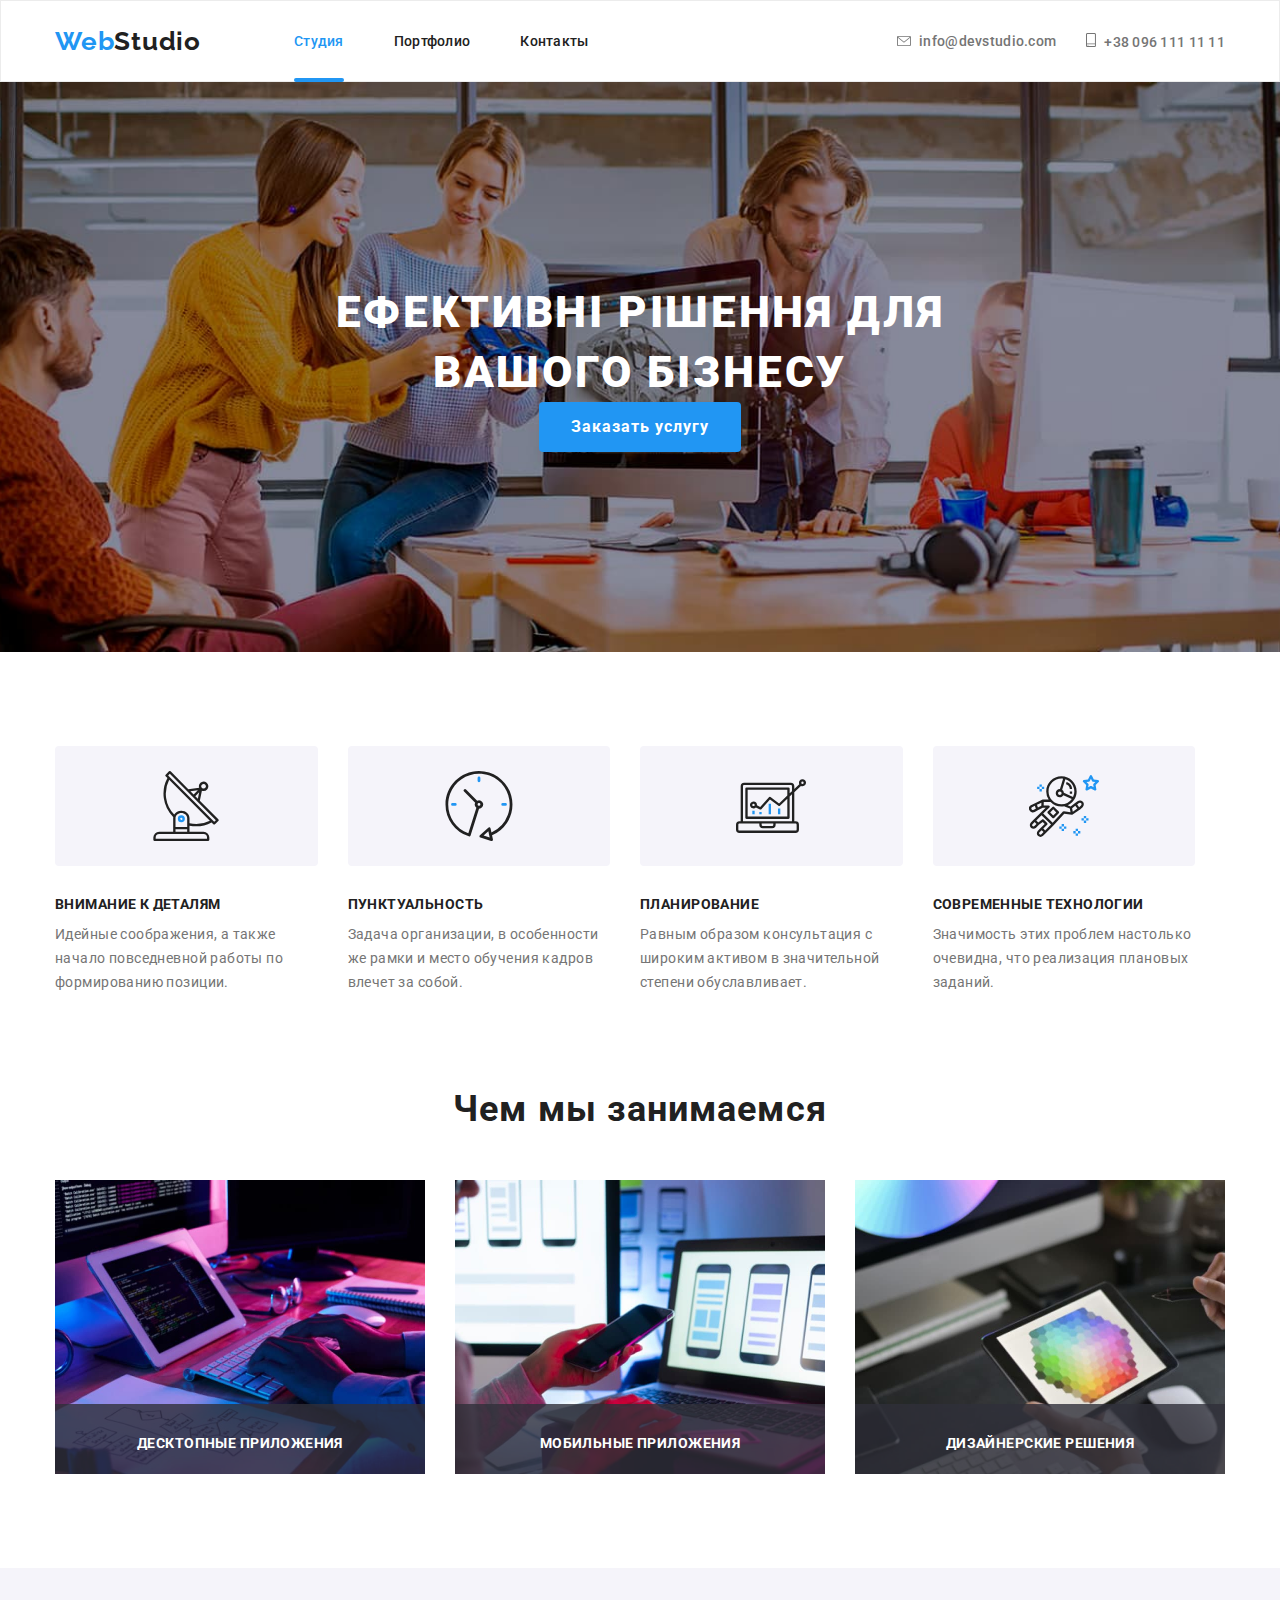
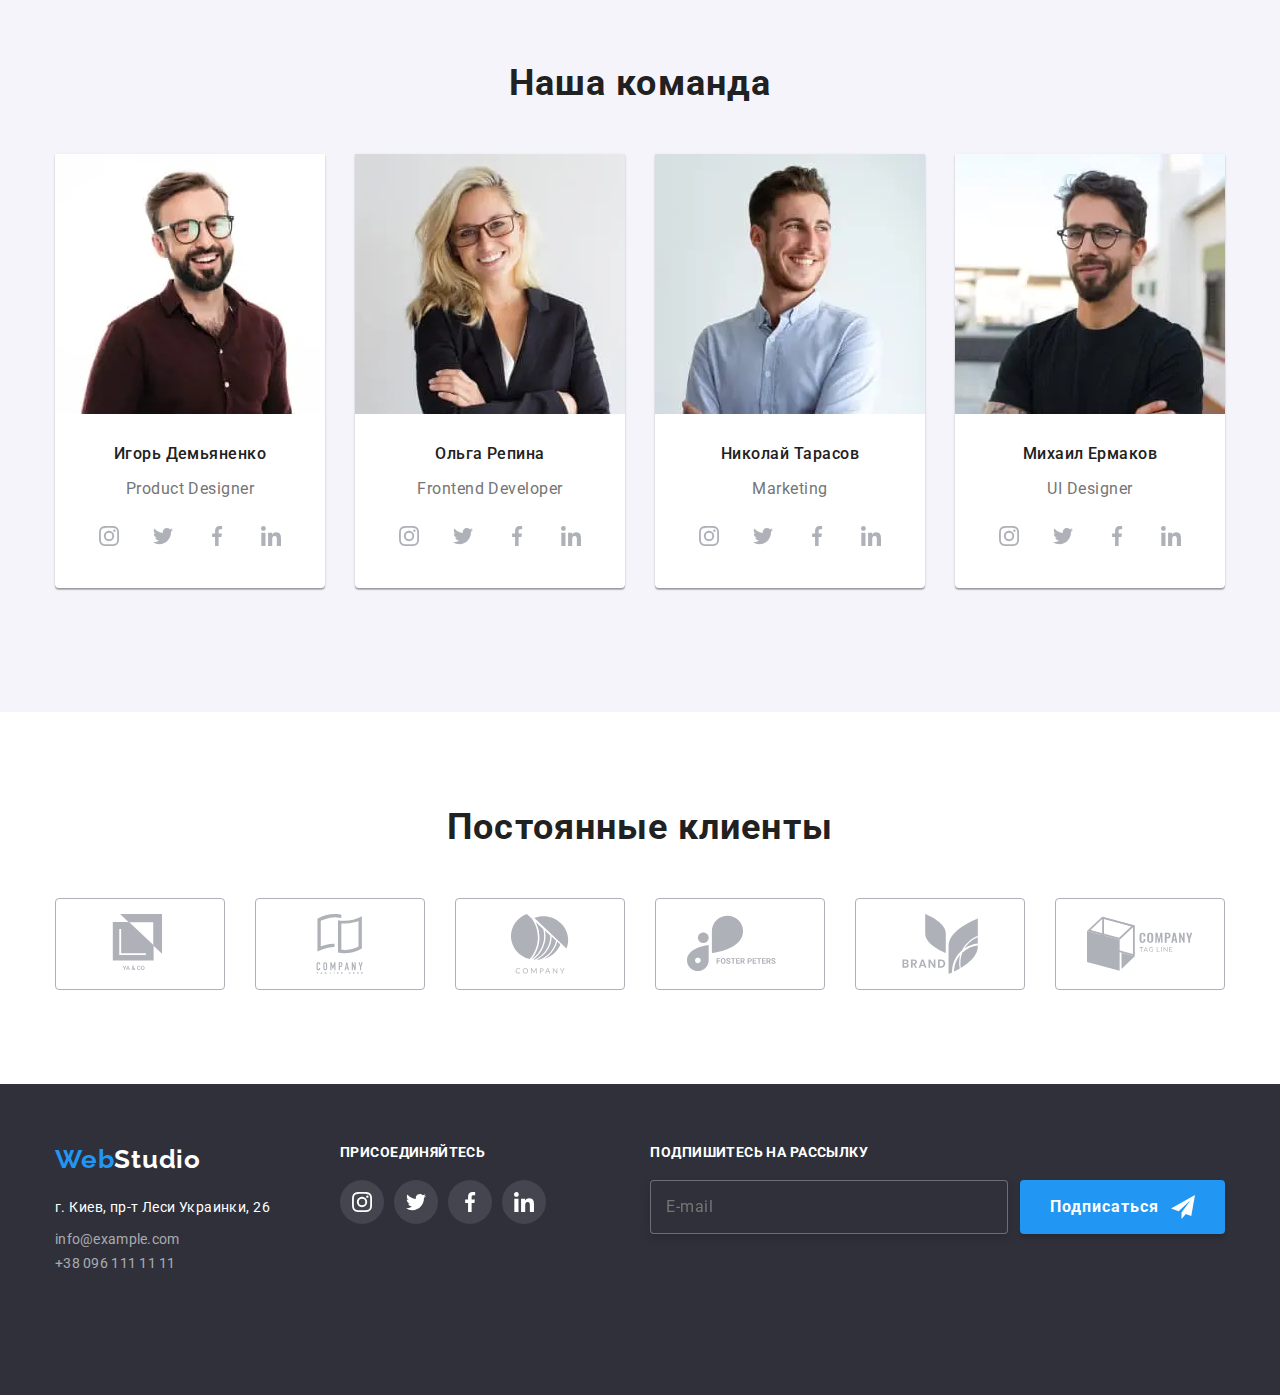
<file: index.html>
<!DOCTYPE html>
<html lang="ru">
    <head>
        <meta charset="UTF-8" />
        <meta http-equiv="X-UA-Compatible" content="IE=edge" />
        <meta name="viewport" content="width=device-width, initial-scale=1.0" />
        <title>Studio</title>
        <link rel="preconnect" href="https://fonts.googleapis.com" />
        <link rel="preconnect" href="https://fonts.gstatic.com" crossorigin />
        <link
            href="https://fonts.googleapis.com/css2?family=Raleway:wght@700&family=Roboto:wght@400;500;700;900&display=swap"
            rel="stylesheet"
        />

        <link
            rel="stylesheet"
            href="https://cdn.jsdelivr.net/npm/modern-normalize@1.1.0/modern-normalize.min.css"
        />
        <link rel="stylesheet" href="./css/main.min.css" />
    </head>
    <body>
        <header class="page-header">
            <div class="container page-header__container">
                <nav class="page-header__nav">
                    <a class="logo page-header__logo" href="./index.html" lang="en"
                        >Web<span class="logo-studio">Studio</span></a
                    >
                    <ul class="menu-nav">
                        <li class="menu-nav__item">
                            <a class="menu-nav__link menu-nav__link_current" href="./index.html"
                                >Студия</a
                            >
                        </li>
                        <li class="menu-nav__item">
                            <a class="menu-nav__link" href="./portfolio.html">Портфолио</a>
                        </li>
                        <li class="menu-nav__item">
                            <a class="menu-nav__link" href="./index.html">Контакты</a>
                        </li>
                    </ul>
                </nav>

                <button type="button" class="mobile-menu-open" data-menu-open>
                    <svg class="mobile-menu-open__icon" width="40" height="40">
                        <use href="./images/icon/symbol-defs-modal.svg#burger-icon"></use>
                    </svg>
                </button>

                <ul class="menu-nav-contact">
                    <li class="menu-nav-contact__item">
                        <a class="menu-nav-contact__link" href="meilto:info@devstudio.com">
                            <svg class="menu-contact-icon" width="14" height="10">
                                <use
                                    href="./images/icon/symbol-defs-contact.svg#envelope"
                                ></use></svg
                            >info@devstudio.com</a
                        >
                    </li>

                    <li class="menu-nav-contact__item">
                        <a class="menu-nav-contact__link" href="tel:+380961111111">
                            <svg class="menu-contact-icon" width="10" height="14">
                                <use
                                    href="./images/icon/symbol-defs-contact.svg#smartphone"
                                ></use></svg
                            >+38 096 111 11 11</a
                        >
                    </li>
                </ul>
            </div>
            <div class="mobile-menu" data-menu>
                <div class="container mobile-menu__container">
                    <button class="mobile-menu__close-btn" data-menu-close>
                        <svg class="mobile-menu__close-icon" width="40" height="40">
                            <use href="./images/icon/symbol-defs-modal.svg#close-black-icon"></use>
                        </svg>
                    </button>
                    <ul class="mobile-nav-menu">
                        <li class="mobile-nav-menu__item">
                            <a
                                class="mobile-nav-menu__link mobile-nav-menu__link_current"
                                href="./index.html"
                                >Студия</a
                            >
                        </li>
                        <li class="mobile-nav-menu__item">
                            <a class="mobile-nav-menu__link" href="./portfolio.html">Портфолио</a>
                        </li>
                        <li class="mobile-nav-menu__item">
                            <a class="mobile-nav-menu__link" href="./index.html">Контакты</a>
                        </li>
                    </ul>
                    <div class="mobile-menu__section">
                        <ul class="mobile-menu-contact">
                            <li class="mobile-menu-contact__item">
                                <a class="mobile-menu-tel" href="tel:+380961111111"
                                    >+38 096 111 11 11</a
                                >
                            </li>
                            <li class="mobile-menu-contact__item">
                                <a class="mobile-menu-mail" href="meilto:info@devstudio.com"
                                    >info@devstudio.com</a
                                >
                            </li>
                        </ul>
                        <ul class="mobile-menu-social">
                            <li class="mobile-menu-social__item">
                                <a class="mobile-menu-social__link" href="">Instagram</a>
                            </li>
                            <li class="mobile-menu-social__item">
                                <a class="mobile-menu-social__link" href="">Twitter</a>
                            </li>
                            <li class="mobile-menu-social__item">
                                <a class="mobile-menu-social__link" href="">Facebook</a>
                            </li>
                            <li class="mobile-menu-social__item">
                                <a class="mobile-menu-social__link" href="">LinkedIn</a>
                            </li>
                        </ul>
                    </div>
                </div>
            </div>
        </header>
        <main>
            <section class="hero section">
                <div class="container hero-container">
                    <h1 class="hero-title">Ефективні рішення для вашого бізнесу</h1>
                    <button class="button-hero" type="button" data-modal-open>
                        Заказать услугу
                    </button>
                </div>
            </section>
            <section class="visually section">
                <div class="container">
                    <h2 class="visually-hidden">преимущества</h2>
                    <ul class="visually-list">
                        <li class="visually-list__item">
                            <div class="visually-icon">
                                <svg class="visually-icon__item">
                                    <use href="./images/icon/symbol-defs.svg#antenna"></use>
                                </svg>
                            </div>
                            <h3 class="main-title">Внимание к деталям</h3>
                            <p class="suptitle">
                                Идейные соображения, а также начало повседневной работы по
                                формированию позиции.
                            </p>
                        </li>
                        <li class="visually-list__item">
                            <div class="visually-icon">
                                <svg class="visually-icon__item">
                                    <use href="./images/icon/symbol-defs.svg#clock"></use>
                                </svg>
                            </div>
                            <h3 class="main-title">Пунктуальность</h3>
                            <p class="suptitle">
                                Задача организации, в особенности же рамки и место обучения кадров
                                влечет за собой.
                            </p>
                        </li>
                        <li class="visually-list__item">
                            <div class="visually-icon">
                                <svg class="visually-icon__item">
                                    <use href="./images/icon/symbol-defs.svg#diagram"></use>
                                </svg>
                            </div>
                            <h3 class="main-title">Планирование</h3>
                            <p class="suptitle">
                                Равным образом консультация с широким активом в значительной степени
                                обуславливает.
                            </p>
                        </li>
                        <li class="visually-list__item">
                            <div class="visually-icon">
                                <svg class="visually-icon__item">
                                    <use href="./images/icon/symbol-defs.svg#astronaut"></use>
                                </svg>
                            </div>
                            <h3 class="main-title">Современные технологии</h3>
                            <p class="suptitle">
                                Значимость этих проблем настолько очевидна, что реализация плановых
                                заданий.
                            </p>
                        </li>
                    </ul>
                </div>
            </section>
            <section class="activity section">
                <div class="container">
                    <h2 class="activity-title">Чем мы занимаемся</h2>
                    <ul class="activity-list">
                        <li class="activity-list__item">
                            <picture class="activity-photo">
                                <source
                                    srcset="./images/activity/desktop_app370@2x.jpg"
                                    media="(min-width: 1200px)"
                                />
                                <img
                                    src="./images/activity/desktop_app370.jpg"
                                    alt="дело"
                                    width="370"
                                    height="294"
                                />
                            </picture>
                            <div class="subtitle">
                                <h3 class="text">Десктопные приложения</h3>
                            </div>
                        </li>
                        <li class="activity-list__item">
                            <picture class="activity-photo">
                                <source
                                    srcset="./images/activity/mobile_app370@2x.jpg"
                                    media="(min-width: 1200px)"
                                />
                                <img
                                    src="./images/activity/mobile_app370.jpg"
                                    alt="дело"
                                    width="370"
                                    height="294"
                                />
                            </picture>
                            <div class="subtitle">
                                <h3 class="text">Мобильные приложения</h3>
                            </div>
                        </li>
                        <li class="activity-list__item">
                            <picture class="activity-photo">
                                <source
                                    srcset="./images/activity/design_solutions370@2x.jpg"
                                    media="(min-width: 1200px)"
                                />
                                <img
                                    src="./images/activity/design_solutions370.jpg"
                                    alt="дело"
                                    width="370"
                                    height="294"
                                />
                            </picture>
                            <div class="subtitle">
                                <h3 class="text">Дизайнерские решения</h3>
                            </div>
                        </li>
                    </ul>
                </div>
            </section>
            <section class="professional section">
                <div class="container">
                    <h2 class="professional-title">Наша команда</h2>
                    <ul class="professional-list">
                        <li class="professional-list__item">
                            <picture>
                                <source
                                    srcset="
                                        ./images/team/igor/igor270.webp    1x,
                                        ./images/team/igor/igor270@2x.webp 2x
                                    "
                                    media="(min-width: 1200px)"
                                    type="image/webp"
                                />
                                <source
                                    srcset="
                                        ./images/team/igor/igor270.jpg     1x,
                                        ./images/team/igor/igor-270@2x.jpg 2x
                                    "
                                    media="(min-width: 1200px)"
                                />
                                <source
                                    srcset="
                                        ./images/team/igor/igor354.webp    1x,
                                        ./images/team/igor/igor354@2x.webp 2x
                                    "
                                    media="(min-width: 768px)"
                                    type="image/webp"
                                />
                                <source
                                    srcset="
                                        ./images/team/igor/igor354.jpg    1x,
                                        ./images/team/igor/igor354@2x.jpg 2x
                                    "
                                    media="(min-width: 768px)"
                                />
                                <source
                                    srcset="
                                        ./images/team/igor/igor450.webp    1x,
                                        ./images/team/igor/igor450@2x.webp 2x
                                    "
                                    media="(max-width:767px)"
                                    type="image/webp"
                                />
                                <source
                                    srcset="
                                        ./images/team/igor/igor450.jpg    1x,
                                        ./images/team/igor/igor450@2x.jpg 2x
                                    "
                                    media="(max-width:767px)"
                                />
                                <img
                                    src="./images/team/igor/igor450.jpg"
                                    alt="retina picture"
                                    class="picture-img"
                                    width="100%"
                                />
                            </picture>
                            <div class="professional-title-list">
                                <h3 class="professional-team">Игорь Демьяненко</h3>
                                <p class="profile" lang="en">Product Designer</p>
                                <ul class="social">
                                    <li class="social__item">
                                        <a class="social-link">
                                            <svg class="social-icon" width="20" height="20">
                                                <use
                                                    href="./images/icon/symbol-defs.svg#instagram-1"
                                                ></use>
                                            </svg>
                                        </a>
                                    </li>
                                    <li class="social__item">
                                        <a class="social-link">
                                            <svg class="social-icon" width="20" height="20">
                                                <use
                                                    href="./images/icon/symbol-defs.svg#twitter-1"
                                                ></use>
                                            </svg>
                                        </a>
                                    </li>
                                    <li class="social__item">
                                        <a class="social-link">
                                            <svg class="social-icon" width="20" height="20">
                                                <use
                                                    href="./images/icon/symbol-defs.svg#facebook-1"
                                                ></use>
                                            </svg>
                                        </a>
                                    </li>
                                    <li class="social__item">
                                        <a class="social-link">
                                            <svg class="social-icon" width="20" height="20">
                                                <use
                                                    href="./images/icon/symbol-defs.svg#linkedin-1"
                                                ></use>
                                            </svg>
                                        </a>
                                    </li>
                                </ul>
                            </div>
                        </li>
                        <li class="professional-list__item">
                            <picture>
                                <source
                                    srcset="
                                        ./images/team/olga/olga270.webp    1x,
                                        ./images/team/olga/olga270@2x.webp 2x
                                    "
                                    media="(min-width: 1200px)"
                                    type="image/webp"
                                />
                                <source
                                    srcset="
                                        ./images/team/olga/olga270.jpg    1x,
                                        ./images/team/olga/olga270@2x.jpg 2x
                                    "
                                    media="(min-width: 1200px)"
                                />
                                <source
                                    srcset="
                                        ./images/team/olga/olga354.webp    1x,
                                        ./images/team/olga/olga354@2x.webp 2x
                                    "
                                    media="(min-width: 768px)"
                                    type="image/webp"
                                />
                                <source
                                    srcset="
                                        ./images/team/olga/olga354.jpg    1x,
                                        ./images/team/olga/olga354@2x.jpg 2x
                                    "
                                    media="(min-width: 768px)"
                                />
                                <source
                                    srcset="
                                        ./images/team/olga/olga450.webp    1x,
                                        ./images/team/olga/olga450@2x.webp 2x
                                    "
                                    media="(max-width:767px)"
                                    type="image/webp"
                                />
                                <source
                                    srcset="
                                        ./images/team/olga/olga450.jpg    1x,
                                        ./images/team/olga/olga450@2x.jpg 2x
                                    "
                                    media="(max-width:767px)"
                                />
                                <img
                                    src="./images/team/olga/olga450.jpg"
                                    alt="retina picture"
                                    class="picture-img"
                                    width="100%"
                                />
                            </picture>
                            <div class="professional-title-list">
                                <h3 class="professional-team">Ольга Репина</h3>
                                <p class="profile" lang="en">Frontend Developer</p>
                                <ul class="social">
                                    <li class="social__item">
                                        <a class="social-link">
                                            <svg class="social-icon" width="20" height="20">
                                                <use
                                                    href="./images/icon/symbol-defs.svg#instagram-1"
                                                ></use>
                                            </svg>
                                        </a>
                                    </li>
                                    <li class="social__item">
                                        <a class="social-link">
                                            <svg class="social-icon" width="20" height="20">
                                                <use
                                                    href="./images/icon/symbol-defs.svg#twitter-1"
                                                ></use>
                                            </svg>
                                        </a>
                                    </li>
                                    <li class="social__item">
                                        <a class="social-link">
                                            <svg class="social-icon" width="20" height="20">
                                                <use
                                                    href="./images/icon/symbol-defs.svg#facebook-1"
                                                ></use>
                                            </svg>
                                        </a>
                                    </li>
                                    <li class="social__item">
                                        <a class="social-link">
                                            <svg class="social-icon" width="20" height="20">
                                                <use
                                                    href="./images/icon/symbol-defs.svg#linkedin-1"
                                                ></use>
                                            </svg>
                                        </a>
                                    </li>
                                </ul>
                            </div>
                        </li>
                        <li class="professional-list__item">
                            <picture>
                                <source
                                    srcset="
                                        ./images/team/nikolai/nikolai270.webp    1x,
                                        ./images/team/nikolai/nikolai270@2x.webp 2x
                                    "
                                    media="(min-width: 1200px)"
                                    type="image/webp"
                                />
                                <source
                                    srcset="
                                        ./images/team/nikolai/nikolai270.jpg    1x,
                                        ./images/team/nikolai/nikolai270@2x.jpg 2x
                                    "
                                    media="(min-width: 1200px)"
                                />
                                <source
                                    srcset="
                                        ./images/team/nikolai/nikolai354.webp    1x,
                                        ./images/team/nikolai/nikolai354@2x.webp 2x
                                    "
                                    media="(min-width: 768px)"
                                    type="image/webp"
                                />
                                <source
                                    srcset="
                                        ./images/team/nikolai/nikolai354.jpg    1x,
                                        ./images/team/nikolai/nikolai354@2x.jpg 2x
                                    "
                                    media="(min-width: 768px)"
                                />
                                <source
                                    srcset="
                                        ./images/team/nikolai/nikolai450.webp    1x,
                                        ./images/team/nikolai/nikolai450@2x.webp 2x
                                    "
                                    media="(max-width:767px)"
                                    type="image/webp"
                                />
                                <source
                                    srcset="
                                        ./images/team/nikolai/nikolai450.jpg    1x,
                                        ./images/team/nikolai/nikolai450@2x.jpg 2x
                                    "
                                    media="(max-width:767px)"
                                />
                                <img
                                    src="./images/team/nikolai/nikolai450.jpg"
                                    alt="retina picture"
                                    class="picture-img"
                                    width="100%"
                                />
                            </picture>
                            <div class="professional-title-list">
                                <h3 class="professional-team">Николай Тарасов</h3>
                                <p class="profile" lang="en">Marketing</p>
                                <ul class="social">
                                    <li class="social__item">
                                        <a class="social-link">
                                            <svg class="social-icon" width="20" height="20">
                                                <use
                                                    href="./images/icon/symbol-defs.svg#instagram-1"
                                                ></use>
                                            </svg>
                                        </a>
                                    </li>
                                    <li class="social__item">
                                        <a class="social-link">
                                            <svg class="social-icon" width="20" height="20">
                                                <use
                                                    href="./images/icon/symbol-defs.svg#twitter-1"
                                                ></use>
                                            </svg>
                                        </a>
                                    </li>
                                    <li class="social__item">
                                        <a class="social-link">
                                            <svg class="social-icon" width="20" height="20">
                                                <use
                                                    href="./images/icon/symbol-defs.svg#facebook-1"
                                                ></use>
                                            </svg>
                                        </a>
                                    </li>
                                    <li class="social__item">
                                        <a class="social-link">
                                            <svg class="social-icon" width="20" height="20">
                                                <use
                                                    href="./images/icon/symbol-defs.svg#linkedin-1"
                                                ></use>
                                            </svg>
                                        </a>
                                    </li>
                                </ul>
                            </div>
                        </li>
                        <li class="professional-list__item">
                            <picture>
                                <source
                                    srcset="
                                        ./images/team/mikhail/mikhail270.webp    1x,
                                        ./images/team/mikhail/mikhail270@2x.webp 2x
                                    "
                                    media="(min-width: 1200px)"
                                    type="image/webp"
                                />
                                <source
                                    srcset="
                                        ./images/team/mikhail/mikhail270.jpg    1x,
                                        ./images/team/mikhail/mikhail270@2x.jpg 2x
                                    "
                                    media="(min-width: 1200px)"
                                />
                                <source
                                    srcset="
                                        ./images/team/mikhail/mikhail354.webp    1x,
                                        ./images/team/mikhail/mikhail354@2x.webp 2x
                                    "
                                    media="(min-width: 768px)"
                                    type="image/webp"
                                />
                                <source
                                    srcset="
                                        ./images/team/mikhail/mikhail354.jpg    1x,
                                        ./images/team/mikhail/mikhail354@2x.jpg 2x
                                    "
                                    media="(min-width: 768px)"
                                />
                                <source
                                    srcset="
                                        ./images/team/mikhail/mikhail450.webp    1x,
                                        ./images/team/mikhail/mikhail450@2x.webp 2x
                                    "
                                    media="(max-width:767px)"
                                    type="image/webp"
                                />
                                <source
                                    srcset="
                                        ./images/team/mikhail/mikhail450.jpg    1x,
                                        ./images/team/mikhail/mikhail450@2x.jpg 2x
                                    "
                                    media="(max-width:767px)"
                                />
                                <img
                                    src="./images/team/mikhail/mikhail450.jpg"
                                    alt="retina picture"
                                    class="picture-img"
                                    width="100%"
                                />
                            </picture>
                            <div class="professional-title-list">
                                <h3 class="professional-team">Михаил Ермаков</h3>
                                <p class="profile" lang="en">UI Designer</p>
                                <ul class="social">
                                    <li class="social__item">
                                        <a class="social-link">
                                            <svg class="social-icon" width="20" height="20">
                                                <use
                                                    href="./images/icon/symbol-defs.svg#instagram-1"
                                                ></use>
                                            </svg>
                                        </a>
                                    </li>
                                    <li class="social__item">
                                        <a class="social-link">
                                            <svg class="social-icon" width="20" height="20">
                                                <use
                                                    href="./images/icon/symbol-defs.svg#twitter-1"
                                                ></use>
                                            </svg>
                                        </a>
                                    </li>
                                    <li class="social__item">
                                        <a class="social-link">
                                            <svg class="social-icon" width="20" height="20">
                                                <use
                                                    href="./images/icon/symbol-defs.svg#facebook-1"
                                                ></use>
                                            </svg>
                                        </a>
                                    </li>
                                    <li class="social__item">
                                        <a class="social-link">
                                            <svg class="social-icon" width="20" height="20">
                                                <use
                                                    href="./images/icon/symbol-defs.svg#linkedin-1"
                                                ></use>
                                            </svg>
                                        </a>
                                    </li>
                                </ul>
                            </div>
                        </li>
                    </ul>
                </div>
            </section>
            <section class="clients section">
                <div class="container">
                    <h2 class="clients-title">Постоянные клиенты</h2>
                    <ul class="clients-list">
                        <li class="clients-list__item">
                            <a class="clients-list__link">
                                <svg class="clients-list__icon" width="106" height="60">
                                    <use
                                        href="./images/icon/symbol-defs-clients.svg#icon-client-1"
                                    ></use>
                                </svg>
                            </a>
                        </li>
                        <li class="clients-list__item">
                            <a class="clients-list__link">
                                <svg class="clients-list__icon" width="106" height="60">
                                    <use
                                        href="./images/icon/symbol-defs-clients.svg#icon-client-2"
                                    ></use>
                                </svg>
                            </a>
                        </li>
                        <li class="clients-list__item">
                            <a class="clients-list__link">
                                <svg class="clients-list__icon" width="106" height="60">
                                    <use
                                        href="./images/icon/symbol-defs-clients.svg#icon-client-3"
                                    ></use>
                                </svg>
                            </a>
                        </li>
                        <li class="clients-list__item">
                            <a class="clients-list__link">
                                <svg class="clients-list__icon" width="106" height="60">
                                    <use
                                        href="./images/icon/symbol-defs-clients.svg#icon-client-4"
                                    ></use>
                                </svg>
                            </a>
                        </li>
                        <li class="clients-list__item">
                            <a class="clients-list__link">
                                <svg class="clients-list__icon" width="106" height="60">
                                    <use
                                        href="./images/icon/symbol-defs-clients.svg#icon-client-5"
                                    ></use>
                                </svg>
                            </a>
                        </li>
                        <li class="clients-list__item">
                            <a class="clients-list__link">
                                <svg class="clients-list__icon" width="106" height="60">
                                    <use
                                        href="./images/icon/symbol-defs-clients.svg#icon-client-6"
                                    ></use>
                                </svg>
                            </a>
                        </li>
                    </ul>
                </div>
            </section>
        </main>
        <footer class="under">
            <div class="container under-container">
                <div class="under-address">
                    <div class="address">
                        <a class="logo-foot" href="./index.html" lang="en"
                            >Web<span class="logo-studio-foot">Studio</span></a
                        >
                        <ul class="address-list">
                            <li class="address-list__item">
                                <a
                                    class="address-list__link"
                                    href="https://www.google.com/maps/place/бул.+Леси+Украинки,+26,+Киев,+02000/"
                                    target="_blank"
                                    rel="noopener nofollow"
                                >
                                    <span class="footer-address"
                                        >г. Киев, пр-т Леси Украинки, 26</span
                                    ></a
                                >
                            </li>
                            <li class="address-contact-item">
                                <a class="under-emeil">info@example.com</a>
                            </li>
                            <li class="address-contact-item">
                                <a class="under-phone-nomber">+38 096 111 11 11</a>
                            </li>
                        </ul>
                    </div>
                    <div class="footer-social">
                        <h3 class="footer-social-title">присоединяйтесь</h3>
                        <ul class="footer-social-list">
                            <li class="footer-social-list__item">
                                <a class="footer-social-link">
                                    <svg class="social-item-logo" width="20" height="20">
                                        <use href="./images/icon/symbol-defs.svg#instagram-2"></use>
                                    </svg>
                                </a>
                            </li>
                            <li class="footer-social-list__item">
                                <a class="footer-social-link">
                                    <svg class="social-item-logo" width="20" height="20">
                                        <use href="./images/icon/symbol-defs.svg#twitter-2"></use>
                                    </svg>
                                </a>
                            </li>
                            <li class="footer-social-list__item">
                                <a class="footer-social-link">
                                    <svg class="social-item-logo" width="20" height="20">
                                        <use href="./images/icon/symbol-defs.svg#facebook-2"></use>
                                    </svg>
                                </a>
                            </li>
                            <li class="footer-social-list__item">
                                <a class="footer-social-link">
                                    <svg class="social-item-logo" width="20" height="20">
                                        <use href="./images/icon/symbol-defs.svg#linkedin-2"></use>
                                    </svg>
                                </a>
                            </li>
                        </ul>
                    </div>
                </div>
                <form class="contact-form">
                    <p class="message-form-title">подпишитесь на рассылку</p>
                    <div class="contact-form-under">
                        <input
                            type="email"
                            class="contact-form-input"
                            name="user-email"
                            placeholder="E-mail"
                            required
                        />
                        <button type="submit" class="contact-form-btn">
                            Подписаться<svg class="form-form-btn-icon" width="24" height="24">
                                <use href="./images/icon/symbol-defs-modal.svg#icon-send"></use>
                            </svg>
                        </button>
                    </div>
                </form>
            </div>
        </footer>
        <div class="backdrop is-hidden" data-modal>
            <div class="modal">
                <button type="button" class="modal-close-btn" data-modal-close>
                    <svg class="modal-close-btn-icon" width="18" height="18">
                        <use href="./images/icon/symbol-defs-modal.svg#close-black-icon"></use>
                    </svg>
                </button>
                <form class="modal-form">
                    <p class="modal-form__text">Оставьте свои данные, мы вам перезвоним</p>
                    <label class="modal-form-field">
                        <span class="modal-form-field__desc">Имя</span>
                        <span class="modal-form-field-wrapper">
                            <input
                                type="text"
                                name="user_name"
                                class="modal-form-input"
                                required
                                pattern="[a-zA-Zа-яА-Я]+"
                                minlength="2"
                            />
                            <svg class="modal-form-input-icon" width="18" height="18">
                                <use href="./images/icon/symbol-defs-modal.svg#person-black"></use>
                            </svg>
                        </span>
                    </label>
                    <label class="modal-form-field">
                        <span class="modal-form-field__desc"> Телефон </span>
                        <span class="modal-form-field-wrapper">
                            <input
                                type="tel"
                                name="user_phone"
                                class="modal-form-input"
                                required
                                pattern="[0-9]{3}-[0-9]{3}-[0-9]{2}-[0-9]{2}"
                                title="xxx-xxx-xx-xx"
                            />
                            <svg class="modal-form-input-icon" width="18" height="18">
                                <use href="./images/icon/symbol-defs-modal.svg#phone-black"></use>
                            </svg>
                        </span>
                    </label>
                    <label class="modal-form-field">
                        <span class="modal-form-field__desc"> Почта </span>
                        <span class="modal-form-field-wrapper">
                            <input
                                type="email"
                                name="user_email"
                                class="modal-form-input"
                                required
                            />
                            <svg class="modal-form-input-icon" width="18" height="18">
                                <use href="./images/icon/symbol-defs-modal.svg#email-black"></use>
                            </svg>
                        </span>
                    </label>
                    <label class="modal-form-field change-modal-form-field">
                        <span class="modal-form-field__desc"> Комментарий </span>
                        <textarea
                            name="user_message"
                            class="modal-form-message"
                            placeholder="Введите текст"
                        ></textarea>
                    </label>
                    <input
                        class="modal-form-check visually-hidden"
                        id="user-policy"
                        type="checkbox"
                        name="user_policy"
                    />
                    <label for="user-policy" class="modal-form-check-desc">
                        Соглашаюсь с рассылкой и принимаю&nbsp;<a
                            href="#"
                            class="text-form-check-desc"
                            >Условия договора
                        </a>
                    </label>
                    <button type="submit" class="modal-form-submit">Отправить</button>
                </form>
            </div>
        </div>
        <script src="./js/modal.js"></script>
        <script src="./js/mobile-menu.js"></script>
    </body>
</html>
</file>
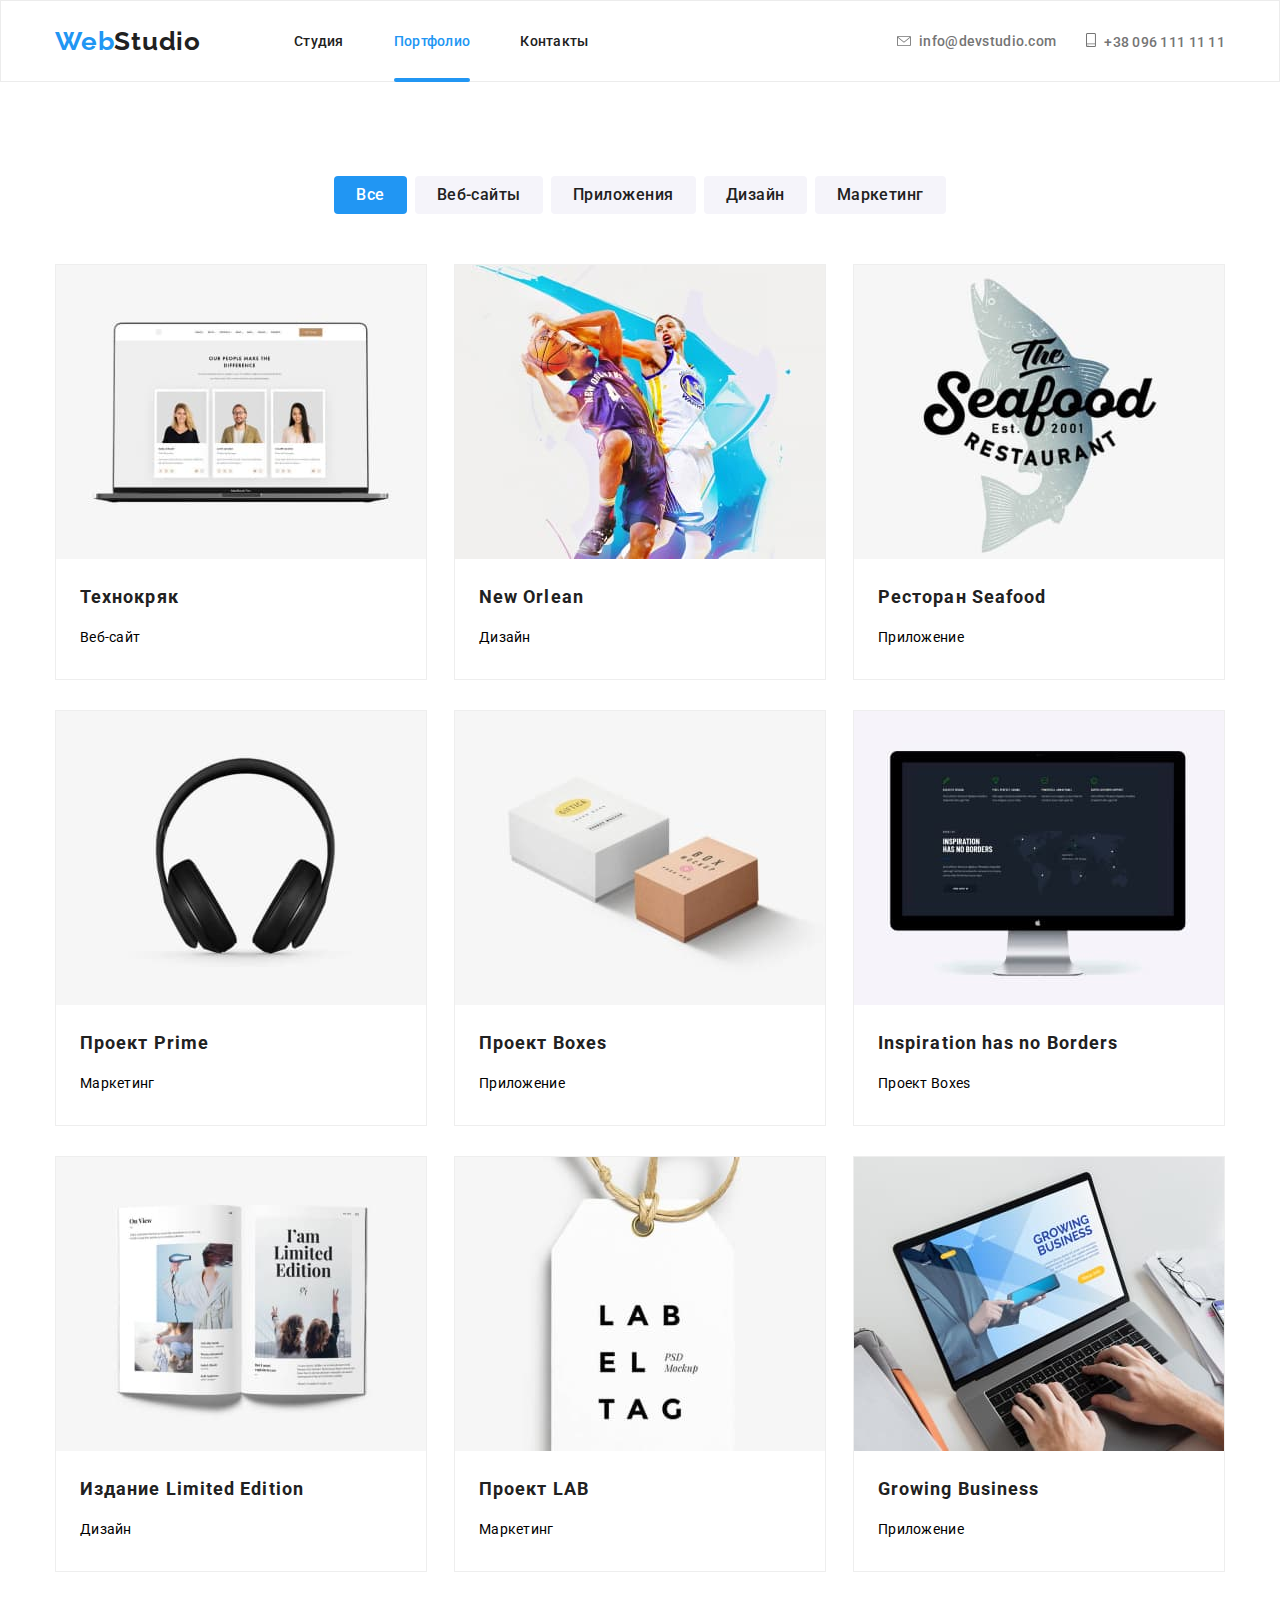
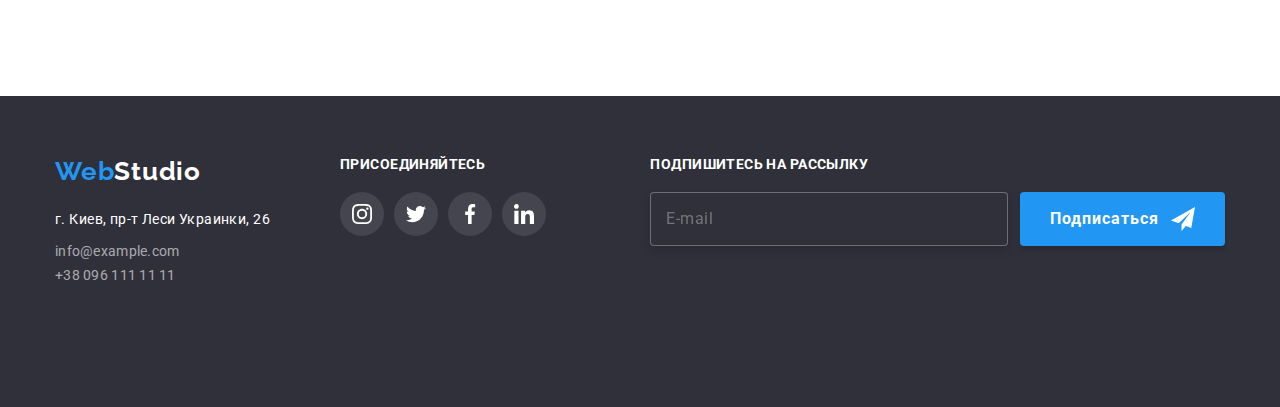
<file: portfolio.html>
<!DOCTYPE html>
<html lang="ru">
    <head>
        <meta charset="UTF-8" />
        <meta http-equiv="X-UA-Compatible" content="IE=edge" />
        <meta name="viewport" content="width=device-width, initial-scale=1.0" />
        <title>Portfolio</title>
        <link rel="preconnect" href="https://fonts.googleapis.com" />
        <link rel="preconnect" href="https://fonts.gstatic.com" crossorigin />
        <link
            href="https://fonts.googleapis.com/css2?family=Raleway:wght@700&family=Roboto:wght@400;500;700;900&display=swap"
            rel="stylesheet"
        />

        <link
            rel="stylesheet"
            href="https://cdn.jsdelivr.net/npm/modern-normalize@1.1.0/modern-normalize.min.css"
        />
        <link rel="stylesheet" href="./css/main.min.css" />
    </head>
    <body>
        <header class="page-header">
            <div class="container page-header__container">
                <nav class="page-header__nav">
                    <a class="logo page-header__logo" href="./index.html" lang="en"
                        >Web<span class="logo-studio">Studio</span></a
                    >
                    <ul class="menu-nav">
                        <li class="menu-nav__item">
                            <a class="menu-nav__link" href="./index.html">Студия</a>
                        </li>
                        <li class="menu-nav__item">
                            <a class="menu-nav__link menu-nav__link_current" href="./portfolio.html"
                                >Портфолио</a
                            >
                        </li>
                        <li class="menu-nav__item">
                            <a class="menu-nav__link" href="./portfolio.html">Контакты</a>
                        </li>
                    </ul>
                </nav>

                <button type="button" class="mobile-menu-open" data-menu-open>
                    <svg class="mobile-menu-open__icon" width="40" height="40">
                        <use href="./images/icon/symbol-defs-modal.svg#burger-icon"></use>
                    </svg>
                </button>

                <ul class="menu-nav-contact">
                    <li class="menu-nav-contact__item">
                        <a class="menu-nav-contact__link" href="meilto:info@devstudio.com">
                            <svg class="menu-contact-icon" width="14" height="10">
                                <use
                                    href="./images/icon/symbol-defs-contact.svg#envelope"
                                ></use></svg
                            >info@devstudio.com</a
                        >
                    </li>

                    <li class="menu-nav-contact__item">
                        <a class="menu-nav-contact__link" href="tel:+380961111111">
                            <svg class="menu-contact-icon" width="10" height="14">
                                <use
                                    href="./images/icon/symbol-defs-contact.svg#smartphone"
                                ></use></svg
                            >+38 096 111 11 11</a
                        >
                    </li>
                </ul>
            </div>
            <div class="mobile-menu" data-menu>
                <div class="container mobile-menu__container">
                    <button class="mobile-menu__close-btn" data-menu-close>
                        <svg class="mobile-menu__close-icon" width="40" height="40">
                            <use href="./images/icon/symbol-defs-modal.svg#close-black-icon"></use>
                        </svg>
                    </button>
                    <ul class="mobile-nav-menu">
                        <li class="mobile-nav-menu__item">
                            <a
                                class="mobile-nav-menu__link mobile-nav-menu__link_current"
                                href="./index.html"
                                >Студия</a
                            >
                        </li>
                        <li class="mobile-nav-menu__item">
                            <a class="mobile-nav-menu__link" href="./portfolio.html">Портфолио</a>
                        </li>
                        <li class="mobile-nav-menu__item">
                            <a class="mobile-nav-menu__link" href="./index.html">Контакты</a>
                        </li>
                    </ul>

                    <ul class="mobile-menu-contact">
                        <li class="mobile-menu-contact__item">
                            <a class="mobile-menu-tel" href="tel:+380961111111"
                                >+38 096 111 11 11</a
                            >
                        </li>
                        <li class="mobile-menu-contact__item">
                            <a class="mobile-menu-mail" href="meilto:info@devstudio.com"
                                >info@devstudio.com</a
                            >
                        </li>
                    </ul>

                    <ul class="mobile-menu-social">
                        <li class="mobile-menu-social__item">
                            <a class="mobile-menu-social__link" href="">Instagram</a>
                        </li>
                        <li class="mobile-menu-social__item">
                            <a class="mobile-menu-social__link" href="">Twitter</a>
                        </li>
                        <li class="mobile-menu-social__item">
                            <a class="mobile-menu-social__link" href="">Facebook</a>
                        </li>
                        <li class="mobile-menu-social__item">
                            <a class="mobile-menu-social__link" href="">LinkedIn</a>
                        </li>
                    </ul>
                </div>
            </div>
        </header>
        <main>
            <section class="portfolio section">
                <div class="container">
                    <h1 class="visually-hidden">Кнопки</h1>
                    <ul class="portfolio-filter-button">
                        <li class="portfolio-filter-btn">
                            <button class="modal-btn modal-btn--accent-color" type="button">
                                Все
                            </button>
                        </li>
                        <li class="portfolio-filter-btn">
                            <button class="modal-btn" type="button">Веб-сайты</button>
                        </li>
                        <li class="portfolio-filter-btn">
                            <button class="modal-btn" type="button">Приложения</button>
                        </li>
                        <li class="portfolio-filter-btn">
                            <button class="modal-btn" type="button">Дизайн</button>
                        </li>
                        <li class="portfolio-filter-btn">
                            <button class="modal-btn" type="button">Маркетинг</button>
                        </li>
                    </ul>
                    <h2 class="visually-hidden">Проект</h2>
                    <ul class="project">
                        <li class="project__item">
                            <div class="project-list-img">
                                <picture>
                                    <source
                                        srcset="
                                            ./images/portfolio/technokryak/technokryak370.jpg    1x,
                                            ./images/portfolio/technokryak/technokryak370@2x.jpg 2x
                                        "
                                        media="(min-width:1200px)"
                                    />
                                    <source
                                        srcset="
                                            ./images/portfolio/technokryak/technokryak354.jpg    1x,
                                            ./images/portfolio/technokryak/technokryak354@2x.jpg 2x
                                        "
                                        media="(min-width:768px)"
                                    />
                                    <source
                                        srcset="
                                            ./images/portfolio/technokryak/technocryak450.jpg    1x,
                                            ./images/portfolio/technokryak/technocryak450@2x.jpg 2x
                                        "
                                        media="(max-width:767px)"
                                    />

                                    <img
                                        class="project-img"
                                        src="./images/portfolio/technokryak/technocryak450.jpg"
                                        alt="Веб-сайт"
                                    />
                                </picture>
                                <p class="overlay">
                                    Ресурс предлагает комплексные предложения с разным уровнем
                                    функционала и сервисов. Все это позволит посетителю получить
                                    исчерпывающие сведения о компании или частном лице.
                                </p>
                            </div>
                            <div class="project-title">
                                <h2 class="project-name">Технокряк</h2>
                                <p class="project-contant">Веб-сайт</p>
                            </div>
                        </li>
                        <li class="project__item">
                            <div class="project-list-img">
                                <picture>
                                    <source
                                        srcset="
                                            ./images/portfolio/poster_new_orlean/poster_new_orlean370.jpg    1x,
                                            ./images/portfolio/poster_new_orlean/poster_new_orlean370@2x.jpg 2x
                                        "
                                        media="(min-width:1200px)"
                                    />
                                    <source
                                        srcset="
                                            ./images/portfolio/poster_new_orlean/poster_new_orlean354.jpg    1x,
                                            ./images/portfolio/poster_new_orlean/poster_new_orlean354@2x.jpg 2x
                                        "
                                        media="(min-width:768px)"
                                    />
                                    <source
                                        srcset="
                                            ./images/portfolio/poster_new_orlean/poster_new_orlean450.jpg    1x,
                                            ./images/portfolio/poster_new_orlean/poster_new_orlean450@2x.jpg 2x
                                        "
                                        media="(max-width:767px)"
                                    />

                                    <img
                                        class="project-img"
                                        src="./images/portfolio/poster_new_orlean/poster_new_orlean450.jpg"
                                        alt="Дизайн"
                                    />
                                </picture>
                                <p class="overlay">
                                    Ресурс предлагает комплексные предложения с разным уровнем
                                    функционала и сервисов. Все это позволит посетителю получить
                                    исчерпывающие сведения о компании или частном лице.
                                </p>
                            </div>
                            <div class="project-title">
                                <h2 class="project-name">New Orlean</h2>
                                <p class="project-contant">Дизайн</p>
                            </div>
                        </li>
                        <li class="project__item">
                            <div class="project-list-img">
                                <picture>
                                    <source
                                        srcset="
                                            ./images/portfolio/seafood/seafood370.jpg    1x,
                                            ./images/portfolio/seafood/seafood370@2x.jpg 2x
                                        "
                                        media="(min-width:1200px)"
                                    />
                                    <source
                                        srcset="
                                            ./images/portfolio/seafood/seafood354.jpg    1x,
                                            ./images/portfolio/seafood/seafood354@2x.jpg 2x
                                        "
                                        media="(min-width:768px)"
                                    />
                                    <source
                                        srcset="
                                            ./images/portfolio/seafood/seafood450.jpg    1x,
                                            ./images/portfolio/seafood/seafood450@2x.jpg 2x
                                        "
                                        media="(max-width:767px)"
                                    />

                                    <img
                                        class="project-img"
                                        src="./images/portfolio/seafood/seafood450.jpg"
                                        alt="Приложение"
                                    />
                                </picture>
                                <p class="overlay">
                                    Ресурс предлагает комплексные предложения с разным уровнем
                                    функционала и сервисов. Все это позволит посетителю получить
                                    исчерпывающие сведения о компании или частном лице.
                                </p>
                            </div>
                            <div class="project-title">
                                <h2 class="project-name">Ресторан Seafood</h2>
                                <p class="project-contant">Приложение</p>
                            </div>
                        </li>
                        <li class="project__item">
                            <div class="project-list-img">
                                <picture>
                                    <source
                                        srcset="
                                            ./images/portfolio/prime/prime370.jpg    1x,
                                            ./images/portfolio/prime/prime370@2x.jpg 2x
                                        "
                                        media="(min-width:1200px)"
                                    />
                                    <source
                                        srcset="
                                            ./images/portfolio/prime/prime354.jpg    1x,
                                            ./images/portfolio/prime/prime354@2x.jpg 2x
                                        "
                                        media="(min-width:768px)"
                                    />
                                    <source
                                        srcset="
                                            ./images/portfolio/prime/prime450.jpg    1x,
                                            ./images/portfolio/prime/prime450@2x.jpg 2x
                                        "
                                        media="(max-width:767px)"
                                    />

                                    <img
                                        class="project-img"
                                        src="./images/portfolio/prime/prime450.jpg"
                                        alt="Маркетинг"
                                    />
                                </picture>
                                <p class="overlay">
                                    Ресурс предлагает комплексные предложения с разным уровнем
                                    функционала и сервисов. Все это позволит посетителю получить
                                    исчерпывающие сведения о компании или частном лице.
                                </p>
                            </div>
                            <div class="project-title">
                                <h2 class="project-name">Проект Prime</h2>
                                <p class="project-contant">Маркетинг</p>
                            </div>
                        </li>
                        <li class="project__item">
                            <div class="project-list-img">
                                <picture>
                                    <source
                                        srcset="
                                            ./images/portfolio/boxes/boxes370.jpg    1x,
                                            ./images/portfolio/boxes/boxes370@2x.jpg 2x
                                        "
                                        media="(min-width:1200px)"
                                    />
                                    <source
                                        srcset="
                                            ./images/portfolio/boxes/boxes354.jpg    1x,
                                            ./images/portfolio/boxes/boxes354@2x.jpg 2x
                                        "
                                        media="(min-width:768px)"
                                    />
                                    <source
                                        srcset="
                                            ./images/portfolio/boxes/boxes450.jpg    1x,
                                            ./images/portfolio/boxes/boxes450@2x.jpg 2x
                                        "
                                        media="(max-width:767px)"
                                    />

                                    <img
                                        class="project-img"
                                        src="./images/portfolio/boxes/boxes450.jpg"
                                        alt="Приложение"
                                    />
                                </picture>
                                <p class="overlay">
                                    Ресурс предлагает комплексные предложения с разным уровнем
                                    функционала и сервисов. Все это позволит посетителю получить
                                    исчерпывающие сведения о компании или частном лице.
                                </p>
                            </div>
                            <div class="project-title">
                                <h2 class="project-name">Проект Boxes</h2>
                                <p class="project-contant">Приложение</p>
                            </div>
                        </li>
                        <li class="project__item">
                            <div class="project-list-img">
                                <picture>
                                    <source
                                        srcset="
                                            ./images/portfolio/inspiration/inspiration370.jpg    1x,
                                            ./images/portfolio/inspiration/inspiration370@2x.jpg 2x
                                        "
                                        media="(min-width:1200px)"
                                    />
                                    <source
                                        srcset="
                                            ./images/portfolio/inspiration/inspiration354.jpg    1x,
                                            ./images/portfolio/inspiration/inspiration354@2x.jpg 2x
                                        "
                                        media="(min-width:768px)"
                                    />
                                    <source
                                        srcset="
                                            ./images/portfolio/inspiration/inspiration450.jpg    1x,
                                            ./images/portfolio/inspiration/inspiration450@2x.jpg 2x
                                        "
                                        media="(max-width:767px)"
                                    />

                                    <img
                                        class="project-img"
                                        src="./images/portfolio/inspiration/inspiration450.jpg"
                                        alt="Проект Boxes"
                                    />
                                </picture>
                                <p class="overlay">
                                    Ресурс предлагает комплексные предложения с разным уровнем
                                    функционала и сервисов. Все это позволит посетителю получить
                                    исчерпывающие сведения о компании или частном лице.
                                </p>
                            </div>
                            <div class="project-title">
                                <h2 class="project-name">Inspiration has no Borders</h2>
                                <p class="project-contant">Проект Boxes</p>
                            </div>
                        </li>
                        <li class="project__item">
                            <div class="project-list-img">
                                <picture>
                                    <source
                                        srcset="
                                            ./images/portfolio/limited_edition/limited_edition370.jpg    1x,
                                            ./images/portfolio/limited_edition/limited_edition370@2x.jpg 2x
                                        "
                                        media="(min-width:1200px)"
                                    />
                                    <source
                                        srcset="
                                            ./images/portfolio/limited_edition/limited_edition354.jpg    1x,
                                            ./images/portfolio/limited_edition/limited_edition354@2x.jpg 2x
                                        "
                                        media="(min-width:768px)"
                                    />
                                    <source
                                        srcset="
                                            ./images/portfolio/limited_edition/limited_edition450.jpg    1x,
                                            ./images/portfolio/limited_edition/limited_edition450@2x.jpg 2x
                                        "
                                        media="(max-width:767px)"
                                    />

                                    <img
                                        class="project-img"
                                        src="./images/portfolio/limited_edition/limited_edition450.jpg"
                                        alt="Дизайн"
                                    />
                                </picture>
                                <p class="overlay">
                                    Ресурс предлагает комплексные предложения с разным уровнем
                                    функционала и сервисов. Все это позволит посетителю получить
                                    исчерпывающие сведения о компании или частном лице.
                                </p>
                            </div>
                            <div class="project-title">
                                <h2 class="project-name">Издание Limited Edition</h2>
                                <p class="project-contant">Дизайн</p>
                            </div>
                        </li>
                        <li class="project__item">
                            <div class="project-list-img">
                                <picture>
                                    <source
                                        srcset="
                                            ./images/portfolio/lab/lab370.jpg    1x,
                                            ./images/portfolio/lab/lab370@2x.jpg 2x
                                        "
                                        media="(min-width:1200px)"
                                    />
                                    <source
                                        srcset="
                                            ./images/portfolio/lab/lab354.jpg    1x,
                                            ./images/portfolio/lab/lab354@2x.jpg 2x
                                        "
                                        media="(min-width:768px)"
                                    />
                                    <source
                                        srcset="
                                            ./images/portfolio/lab/lab450.jpg    1x,
                                            ./images/portfolio/lab/lab450@2x.jpg 2x
                                        "
                                        media="(max-width:767px)"
                                    />

                                    <img
                                        class="project-img"
                                        src="./images/portfolio/lab/lab450.jpg"
                                        alt="Маркетинг"
                                    />
                                </picture>
                                <p class="overlay">
                                    Ресурс предлагает комплексные предложения с разным уровнем
                                    функционала и сервисов. Все это позволит посетителю получить
                                    исчерпывающие сведения о компании или частном лице.
                                </p>
                            </div>
                            <div class="project-title">
                                <h2 class="project-name">Проект LAB</h2>
                                <p class="project-contant">Маркетинг</p>
                            </div>
                        </li>
                        <li class="project__item">
                            <div class="project-list-img">
                                <picture>
                                    <source
                                        srcset="
                                            ./images/portfolio/growing_business/growing_business370.jpg    1x,
                                            ./images/portfolio/growing_business/growing_business370@2x.jpg 2x
                                        "
                                        media="(min-width:1200px)"
                                    />
                                    <source
                                        srcset="
                                            ./images/portfolio/growing_business/growing_business354.jpg    1x,
                                            ./images/portfolio/growing_business/growing_business354@2x.jpg 2x
                                        "
                                        media="(min-width:768px)"
                                    />
                                    <source
                                        srcset="
                                            ./images/portfolio/growing_business/growing_business450.jpg    1x,
                                            ./images/portfolio/growing_business/growing_business450@2x.jpg 2x
                                        "
                                        media="(max-width:767px)"
                                    />

                                    <img
                                        class="project-img"
                                        src="./images/portfolio/growing_business/growing_business450.jpg"
                                        alt="Приложение"
                                    />
                                </picture>
                                <p class="overlay">
                                    Ресурс предлагает комплексные предложения с разным уровнем
                                    функционала и сервисов. Все это позволит посетителю получить
                                    исчерпывающие сведения о компании или частном лице.
                                </p>
                            </div>
                            <div class="project-title">
                                <h2 class="project-name">Growing Business</h2>
                                <p class="project-contant">Приложение</p>
                            </div>
                        </li>
                    </ul>
                </div>
            </section>
        </main>
        <footer class="under">
            <div class="container under-container">
                <div class="under-address">
                    <div class="address">
                        <a class="logo-foot" href="./index.html" lang="en"
                            >Web<span class="logo-studio-foot">Studio</span></a
                        >
                        <ul class="address-list">
                            <li class="address-list__item">
                                <a
                                    class="address-list__link"
                                    href="https://www.google.com/maps/place/бул.+Леси+Украинки,+26,+Киев,+02000/"
                                    target="_blank"
                                    rel="noopener nofollow"
                                >
                                    <span class="footer-address"
                                        >г. Киев, пр-т Леси Украинки, 26</span
                                    ></a
                                >
                            </li>
                            <li class="address-contact-item">
                                <a class="under-emeil">info@example.com</a>
                            </li>
                            <li class="address-contact-item">
                                <a class="under-phone-nomber">+38 096 111 11 11</a>
                            </li>
                        </ul>
                    </div>
                    <div class="footer-social">
                        <h3 class="footer-social-title">присоединяйтесь</h3>
                        <ul class="footer-social-list">
                            <li class="footer-social-list__item">
                                <a class="footer-social-link">
                                    <svg class="social-item-logo" width="20" height="20">
                                        <use href="./images/icon/symbol-defs.svg#instagram-2"></use>
                                    </svg>
                                </a>
                            </li>
                            <li class="footer-social-list__item">
                                <a class="footer-social-link">
                                    <svg class="social-item-logo" width="20" height="20">
                                        <use href="./images/icon/symbol-defs.svg#twitter-2"></use>
                                    </svg>
                                </a>
                            </li>
                            <li class="footer-social-list__item">
                                <a class="footer-social-link">
                                    <svg class="social-item-logo" width="20" height="20">
                                        <use href="./images/icon/symbol-defs.svg#facebook-2"></use>
                                    </svg>
                                </a>
                            </li>
                            <li class="footer-social-list__item">
                                <a class="footer-social-link">
                                    <svg class="social-item-logo" width="20" height="20">
                                        <use href="./images/icon/symbol-defs.svg#linkedin-2"></use>
                                    </svg>
                                </a>
                            </li>
                        </ul>
                    </div>
                </div>
                <form class="contact-form">
                    <p class="message-form-title">подпишитесь на рассылку</p>
                    <div class="contact-form-under">
                        <input
                            type="email"
                            class="contact-form-input"
                            name="user-email"
                            placeholder="E-mail"
                            required
                        />
                        <button type="submit" class="contact-form-btn">
                            Подписаться<svg class="form-form-btn-icon" width="24" height="24">
                                <use href="./images/icon/symbol-defs-modal.svg#icon-send"></use>
                            </svg>
                        </button>
                    </div>
                </form>
            </div>
        </footer>
        <script src="./js/mobile-menu.js"></script>
    </body>
</html>
</file>
<file: css/main.min.css>
:root{--primary-font: "Roboto", sans-serif;--secondary-font: "Raleway", sans-serif;--basic-color: #212121;--primary-color: #757575;--font: black;--primary-theme-dark: #2f303a;--new-hero-theme: #c4c4c4;--primary-theme-light: #eeeeee;--accent-color: #2196f3;--accent-light-color: #188ce8;--primary-white-color: #fff;--primary-light-grey-color: #f5f4fa;--line-header: #ececec;--transition-dur-and-funk: 250ms cubic-bezier(0.4, 0, 0.2, 1);--secondary-grey-color: #afb1b8}.visually-hidden{position:absolute;width:1px;height:1px;padding:0;margin:-1px;overflow:hidden;clip:rect(0, 0, 0, 0);white-space:nowrap;border:0}.footer-social-link,.footer-social-list,.clients-list__link,.clients-list,.social .social-link,.visually-icon,.modal-form-check-desc,.modal-close-btn{display:-webkit-box;display:-ms-flexbox;display:flex;-webkit-box-pack:center;-ms-flex-pack:center;justify-content:center;-webkit-box-align:center;-ms-flex-align:center;align-items:center}h1,h2,h3,h4,h5,h6 p{margin-top:0;margin-bottom:0}ul,ol{margin-top:0;margin-bottom:0;padding-left:0}img{display:block}body{font-family:var(--primary-font);font-size:14px;font-weight:400;line-height:16px;letter-spacing:.02em;-ms-flex-line-pack:stretch;align-content:stretch;background-color:var(--primary-white-color)}a{text-decoration:none}ul{list-style:none}.list{list-style:none}.link{text-decoration:none}address{font-style:normal}button{cursor:pointer}.section{padding-top:60px;padding-bottom:60px}@media screen and (min-width: 1200px){.section{padding-top:94px;padding-bottom:94px}}.container{padding-left:15px;padding-right:15px}@media screen and (min-width: 480px){.container{min-width:480px;margin:0 auto}}@media screen and (min-width: 768px){.container{width:768px}}@media screen and (min-width: 1200px){.container{width:1200px}}@media screen and (max-width: 767px){.mobile-menu{position:fixed;width:100%;height:100%;min-height:230px;max-height:796px;top:0;left:0;z-index:1000;-webkit-box-shadow:0 0 0 100vmax rgba(0,0,0,.5);box-shadow:0 0 0 100vmax rgba(0,0,0,.5);background-color:var(--primary-white-color);opacity:0;visibility:hidden;pointer-events:none;-webkit-transition:opacity var(--transition-dur-and-funk),visibility var(--transition-dur-and-funk);transition:opacity var(--transition-dur-and-funk),visibility var(--transition-dur-and-funk)}.mobile-menu.is-open{opacity:1;visibility:visible;pointer-events:auto}}.mobile-menu__container{position:relative;display:-webkit-box;display:-ms-flexbox;display:flex;-webkit-box-orient:vertical;-webkit-box-direction:normal;-ms-flex-direction:column;flex-direction:column;-webkit-box-pack:justify;-ms-flex-pack:justify;justify-content:space-between;padding:48px 40px}.mobile-menu__close-btn{position:absolute;justify-items:center;top:15px;right:15px;background-color:rgba(0,0,0,0);border:none;padding:0;line-height:0;-webkit-transition:fill var(--transition-dur-and-funk);transition:fill var(--transition-dur-and-funk)}.mobile-menu__close-btn:hover .mobile-menu__close-icon,.mobile-menu__close-btn:focus .mobile-menu__close-icon{fill:var(--accent-color)}.mobile-nav-menu{margin-bottom:306px}.mobile-nav-menu__item{margin-bottom:32px}.mobile-nav-menu__link{font-size:40px;font-weight:500;line-height:1.175;color:var(--basic-color)}.mobile-nav-menu__link_current{position:relative;color:var(--accent-color)}.mobile-menu-contact__item:not(:last-child){margin-bottom:32px}.mobile-menu-tel{font-size:34px;font-weight:500;line-height:1.1764705882;color:var(--accent-color)}.mobile-menu-mail{font-size:24px;font-weight:500;line-height:1.1666666667;color:var(--primary-color)}.mobile-menu-social{display:-webkit-box;display:-ms-flexbox;display:flex;margin-top:64px}.mobile-menu-social__item:not(:last-child){margin-right:20px}.mobile-menu-social__item:not(:last-child)::after{content:"";border:1px solid rgba(33,33,33,.2);-webkit-transform:rotate(90deg);transform:rotate(90deg);margin-left:10px}.mobile-menu-social__link{font-size:18px;font-weight:500;line-height:1.2222222222;color:var(--accent-color);letter-spacing:.02em;-webkit-transition:color var(--transition-dur-and-funk);transition:color var(--transition-dur-and-funk)}@media screen and (min-width: 768px){.mobile-menu{display:none}}.backdrop{position:fixed;top:0;left:0;z-index:100;width:100%;height:100%;background:rgba(0,0,0,.2);-webkit-transition:opacity var(--transition-dur-and-funk),visibility var(--transition-dur-and-funk);transition:opacity var(--transition-dur-and-funk),visibility var(--transition-dur-and-funk)}.backdrop.is-hidden{opacity:0;visibility:hidden;pointer-events:none}.modal{position:absolute;top:50%;left:50%;-webkit-transform:translate(-50%, -50%);transform:translate(-50%, -50%);width:528px;height:581px;padding:40px;background-color:var(--primary-white-color);-webkit-box-shadow:0px 1px 3px rgba(0,0,0,.12),0px 1px 1px rgba(0,0,0,.14),0px 2px 1px rgba(0,0,0,.2);box-shadow:0px 1px 3px rgba(0,0,0,.12),0px 1px 1px rgba(0,0,0,.14),0px 2px 1px rgba(0,0,0,.2);border-radius:4px;-webkit-transition:opacity var(--transition-dur-and-funk),visibility var(--transition-dur-and-funk),-webkit-box-shadow var(--transition-dur-and-funk);transition:opacity var(--transition-dur-and-funk),visibility var(--transition-dur-and-funk),-webkit-box-shadow var(--transition-dur-and-funk);transition:box-shadow var(--transition-dur-and-funk),opacity var(--transition-dur-and-funk),visibility var(--transition-dur-and-funk);transition:box-shadow var(--transition-dur-and-funk),opacity var(--transition-dur-and-funk),visibility var(--transition-dur-and-funk),-webkit-box-shadow var(--transition-dur-and-funk)}.modal-close-btn{position:absolute;top:8px;right:8px;background-color:rgba(0,0,0,0);width:30px;height:30px;border-radius:50%;background:var(--primary-white-color);border:1px solid rgba(0,0,0,.1);padding:0;-webkit-transition:background-color var(--transition-dur-and-funk);transition:background-color var(--transition-dur-and-funk)}.modal-close-btn-icon{-webkit-transition:fill var(--transition-dur-and-funk);transition:fill var(--transition-dur-and-funk)}.modal-close-btn:hover .modal-close-btn-icon,.modal-close-btn:focus .modal-close-btn-icon{fill:var(--accent-color);border-color:var(--accent-color)}@media screen and (max-width: 1199px){.modal{max-width:450px;max-height:609px}}.modal-form{display:-webkit-box;display:-ms-flexbox;display:flex;-webkit-box-orient:vertical;-webkit-box-direction:normal;-ms-flex-direction:column;flex-direction:column}.modal-form .modal-form__text{font-size:20px;font-weight:700;line-height:1.15;text-align:center;letter-spacing:.03em;color:var(--basic-color);margin-bottom:12px;margin-top:0}.modal-form-field{margin-bottom:10px;cursor:pointer}.change-modal-form-field{margin-bottom:20px}.modal-form-field__desc{display:block;font-size:12px;font-weight:400;line-height:1.1666666667;color:var(--primary-color);margin-bottom:4px}.modal-form-field-wrapper{display:block;position:relative}.modal-form-input{width:100%;height:40px;border:1px solid rgba(33,33,33,.2);border-radius:4px;padding-left:42px;-webkit-transition:border var(--transition-dur-and-func),color var(--transition-dur-and-func);transition:border var(--transition-dur-and-func),color var(--transition-dur-and-func)}.modal-form-input:focus{outline:none;border-color:var(--accent-color)}.modal-form-input:focus+.modal-form-input-icon{fill:var(--accent-color)}.modal-form-input-icon{position:absolute;top:50%;left:12px;-webkit-transform:translateY(-50%);transform:translateY(-50%);width:18px;height:18px}.modal-form-message{width:100%;height:120px;padding:12px 16px;resize:none;border-radius:4px;border:1px solid rgba(33,33,33,.2);-webkit-transition:border-color var(--transition-dur-and-func);transition:border-color var(--transition-dur-and-func)}.modal-form-message::-webkit-input-placeholder{font-size:12px;font-weight:400;line-height:1.1666666667;letter-spacing:.01em;color:rgba(117,117,117,.5);cursor:pointer}.modal-form-message::-moz-placeholder{font-size:12px;font-weight:400;line-height:1.1666666667;letter-spacing:.01em;color:rgba(117,117,117,.5);cursor:pointer}.modal-form-message:-ms-input-placeholder{font-size:12px;font-weight:400;line-height:1.1666666667;letter-spacing:.01em;color:rgba(117,117,117,.5);cursor:pointer}.modal-form-message::-ms-input-placeholder{font-size:12px;font-weight:400;line-height:1.1666666667;letter-spacing:.01em;color:rgba(117,117,117,.5);cursor:pointer}.modal-form-message::placeholder{font-size:12px;font-weight:400;line-height:1.1666666667;letter-spacing:.01em;color:rgba(117,117,117,.5);cursor:pointer}.modal-form-message:focus{outline:none;border-color:var(--accent-color)}.modal-form-check-desc{font-size:14px;font-weight:400;line-height:1.7142857143;letter-spacing:.03em;margin-bottom:30px;color:var(--primary-color)}.modal-form-check-desc::before{display:block;content:"";width:16px;height:15px;border:2px solid var(--basic-color);border-radius:4px;margin-right:8px;cursor:pointer}.modal-form-check:checked+.modal-form-check-desc::before{-webkit-box-align:center;-ms-flex-align:center;align-items:center;text-align:center;border:2px solid var(--accent-color);background-color:var(--accent-color);background-image:url(../images/icon/icon-check.svg);-webkit-transition:outline var(--transition-dur-and-funk);transition:outline var(--transition-dur-and-funk);background-position:center;background-repeat:no-repeat}.modal-form-check:focus+.modal-form-check-desc::before{outline:var(--accent-color)}@media screen and (max-width: 1199px){.modal-form-check-desc{font-size:12px;font-weight:400;line-height:1.1666666667}}.text-form-check-desc{color:var(--accent-color);-webkit-text-decoration-line:underline;text-decoration-line:underline}.modal-form-submit{font-size:16px;font-weight:700;line-height:1.875;letter-spacing:.06em;display:block;-webkit-box-align:center;-ms-flex-align:center;align-items:center;text-align:center;border-style:none;width:200px;height:50px;border-radius:4px;background:var(--accent-color);-webkit-box-shadow:0px 4px 4px rgba(0,0,0,.15);box-shadow:0px 4px 4px rgba(0,0,0,.15);color:var(--primary-white-color);padding:auto;margin:auto;text-decoration:none;-webkit-transition:color var(--transition-dur-and-func),background-color var(--transition-dur-and-funk);transition:color var(--transition-dur-and-func),background-color var(--transition-dur-and-funk)}.modal-form-submit:hover,.modal-form-submit:focus{background-color:var(--accent-light-color);color:var(--primary-white-color)}@media screen and (max-width: 1199px){.logo{font-size:24px;font-weight:700;line-height:1.1666666667}.logo .logo-studio{font-size:24px;font-weight:700;line-height:1.1666666667}.menu-nav-contact{padding:21px 0}.menu-nav-contact__item:not(:last-child){margin-bottom:10px;margin:0}}@media screen and (max-width: 767px){.menu-nav{display:none}.menu-nav-contact{display:none}}.page-header{border:1px solid var(--line-header)}.mobile-menu-open{background-color:rgba(0,0,0,0);border:none;padding:0;line-height:0}.page-header__container{display:-webkit-box;display:-ms-flexbox;display:flex;-webkit-box-pack:justify;-ms-flex-pack:justify;justify-content:space-between;-webkit-box-align:center;-ms-flex-align:center;align-items:center}.page-header__nav{display:-webkit-box;display:-ms-flexbox;display:flex;-webkit-box-align:center;-ms-flex-align:center;align-items:center;-webkit-transition:color var(--transition-dur-and-funk);transition:color var(--transition-dur-and-funk)}.logo{font-family:var(--secondary-font);letter-spacing:.03em;color:var(--accent-color);margin-top:16px;margin-bottom:16px}.logo .logo-studio{font-family:var(--secondary-font);letter-spacing:.03em;color:var(--basic-color)}.menu-nav__item:not(:last-child){margin-right:50px;cursor:pointer}.menu-nav__link{padding:32px 0;display:block;font-weight:500;color:var(--basic-color);-webkit-transition:color var(--transition-dur-and-funk);transition:color var(--transition-dur-and-funk)}.menu-nav__link:hover,.menu-nav__link:focus{color:var(--accent-color)}.menu-nav__link_current{position:relative;color:var(--accent-color)}.menu-nav__link_current::after{position:absolute;content:"";left:0;bottom:0;margin-bottom:-1px;width:100%;height:4px;background-color:var(--accent-color);border-radius:2px;-webkit-transition:background-color var(--transition-dur-and-funk);transition:background-color var(--transition-dur-and-funk)}.menu-nav-contact__link{font-weight:500;color:var(--primary-color);-webkit-transition:color var(--transition-dur-and-funk);transition:color var(--transition-dur-and-funk)}.menu-nav-contact__link:hover,.menu-nav-contact__link:focus{color:var(--accent-color)}.menu-contact-icon{fill:currentColor;margin-right:8px}.menu-contact-icon:hover{fill:var(--accent-color)}.menu-nav-contact{-webkit-transition:color var(--transition-dur-and-funk);transition:color var(--transition-dur-and-funk)}.menu-nav-contact__item:not(:last-child){margin-right:30px;cursor:pointer}.menu-nav-contact__link{-webkit-box-align:center;-ms-flex-align:center;align-items:center;-webkit-box-pack:justify;-ms-flex-pack:justify;justify-content:space-between}@media screen and (min-width: 768px){.mobile-menu-open{display:none}.page-header__logo{margin-right:87px}.menu-nav{display:-webkit-box;display:-ms-flexbox;display:flex;-webkit-box-align:center;-ms-flex-align:center;align-items:center}}@media screen and (min-width: 1200px){.page-header__logo{margin-right:93px}.logo{font-size:26px;font-weight:700;line-height:1.1923076923}.logo .logo-studio{font-size:26px;font-weight:700;line-height:1.1923076923}.menu-nav-contact{display:-webkit-box;display:-ms-flexbox;display:flex;text-align:center;-webkit-box-align:center;-ms-flex-align:center;align-items:center;-webkit-box-pack:justify;-ms-flex-pack:justify;justify-content:space-between}}.hero{width:100%;margin:0 auto;padding:118px 0;text-align:center;color:var(--primary-white-color);background-image:-webkit-gradient(linear, left top, left bottom, from(rgba(47, 48, 58, 0.4)), to(rgba(47, 48, 58, 0.4))),url("../images/background/hero480.jpg");background-image:linear-gradient(rgba(47, 48, 58, 0.4), rgba(47, 48, 58, 0.4)),url("../images/background/hero480.jpg");background-repeat:no-repeat;background-position:center center;background-size:cover;background-color:rgba(47,48,58,.4)}.hero-title{text-align:center;margin-left:45px;margin-right:45px;margin-bottom:30px;font-size:26px;font-weight:900;line-height:1.6153846154;letter-spacing:.06em;text-transform:uppercase;color:var(--primary-white-color)}.button-hero{font-size:16px;font-weight:700;line-height:1.875;display:-webkit-box;display:-ms-flexbox;display:flex;letter-spacing:.06em;-webkit-box-align:center;-ms-flex-align:center;align-items:center;text-align:center;border-style:none;border-radius:4px;background-color:var(--accent-color);color:var(--primary-white-color);display:inline-block;padding:10px 24px;text-decoration:none;-webkit-transition:background-color var(--transition-dur-and-funk);transition:background-color var(--transition-dur-and-funk)}.button-hero:hover,.button-hero:focus{background-color:var(--accent-light-color)}@media screen and (min-device-pixel-ratio: 2)and (max-width: 767px),screen and (-webkit-min-device-pixel-ratio: 2)and (max-width: 767px),screen and (min-resolution: 192dpi)and (max-width: 767px),screen and (min-resolution: 2dppx)and (max-width: 767px){.hero{background-image:url("../images/background/hero480@2x.jpg")}}@media screen and (min-width: 768px){.hero{background-image:url("../images/background/hero768.jpg")}.hero-title{margin-left:189px;margin-right:189px}}@media screen and (min-device-pixel-ratio: 2)and (min-width: 768px),screen and (-webkit-min-device-pixel-ratio: 2)and (min-width: 768px),screen and (min-resolution: 192dpi)and (min-width: 768px),screen and (min-resolution: 2dppx)and (min-width: 768px){.hero{background-image:url("../images/background/hero768@2x.jpg")}}@media screen and (min-width: 1200px){.hero{background-image:url("../images/background/hero1600.jpg");padding:200px 0}.hero-title{font-size:44px;font-weight:900;line-height:1.3636363636;margin:0 237px}.button-hero{padding:10px 32px}}@media screen and (min-device-pixel-ratio: 2)and (min-width: 1200px),screen and (-webkit-min-device-pixel-ratio: 2)and (min-width: 1200px),screen and (min-resolution: 192dpi)and (min-width: 1200px),screen and (min-resolution: 2dppx)and (min-width: 1200px){.hero{background-image:url("../images/background/hero1600@2x.jpg")}}.visually-list__item{margin-bottom:30px}.visually-list__item:last-child{margin-bottom:0px}.visually-icon{-ms-flex-wrap:wrap;flex-wrap:wrap;height:120px;background:var(--primary-light-grey-color);border-radius:4px;margin-bottom:30px}.visually-icon .visually-icon__item{width:70px;height:70px}.main-title{text-align:center;font-size:14px;font-weight:700;line-height:1.1428571429;letter-spacing:.03em;text-transform:uppercase;color:var(--basic-color)}.suptitle{font-size:14px;font-weight:400;line-height:1.7142857143;letter-spacing:.03em;color:var(--primary-color);margin-top:10px;margin-bottom:0px}@media screen and (min-width: 768px){.visually-list{display:-webkit-box;display:-ms-flexbox;display:flex;-ms-flex-wrap:wrap;flex-wrap:wrap;margin-bottom:-30px}.visually-list__item{width:calc((100% - 60px)/2);margin-right:30px}.visually-list__item:last-child{margin-right:0px}.main-title{text-align:left}}@media screen and (min-width: 1200px){.visually-list{display:-webkit-inline-box;display:-ms-inline-flexbox;display:inline-flex}.visually-list__item{width:calc((100% - 120px)/4)}.visually-list__item:last-child{margin-right:0px}}.activity{padding-top:0}.activity-title{padding:0px;font-size:36px;font-weight:700;line-height:1.1666666667;letter-spacing:.03em;text-align:center;color:var(--basic-color);margin-bottom:50px}.activity-list{display:-webkit-box;display:-ms-flexbox;display:flex;-webkit-box-pack:center;-ms-flex-pack:center;justify-content:center}.activity-list__item{position:relative}.activity-list>.activity-list__item:not(:last-child){margin-right:30px}.activity-photo{display:block;width:100%;height:auto}.subtitle{position:absolute;left:0;bottom:0;width:100%;height:70px;display:-webkit-box;display:-ms-flexbox;display:flex;-webkit-box-pack:center;-ms-flex-pack:center;justify-content:center;background:rgba(47,48,58,.8)}.subtitle .text{position:absolute;padding-top:27px;padding-bottom:27px;font-size:14px;font-weight:700;line-height:1.7142857143;letter-spacing:.03em;text-transform:uppercase;color:var(--primary-white-color)}@media screen and (max-width: 1199px){.activity{display:none}}.professional{background-color:var(--primary-light-grey-color)}.professional-title{letter-spacing:.03em;text-align:center;color:var(--basic-color)}.professional-list__item{background:var(--primary-white-color);-webkit-box-shadow:0px 1px 3px rgba(0,0,0,.12),0px 1px 1px rgba(0,0,0,.14),0px 2px 1px rgba(0,0,0,.2);box-shadow:0px 1px 3px rgba(0,0,0,.12),0px 1px 1px rgba(0,0,0,.14),0px 2px 1px rgba(0,0,0,.2);border-radius:0px 0px 4px 4px;margin-bottom:30px}.professional-title-list{padding:30px 0}.professional-title-list .professional-team{font-size:16px;font-weight:500;line-height:1.1875;text-align:center;letter-spacing:.03em;color:var(--basic-color);margin-bottom:10px}.professional-title-list .profile{font-size:16px;font-weight:400;line-height:1.1875;letter-spacing:.03em;text-align:center;color:var(--primary-color);margin-bottom:16px}.social{display:-webkit-box;display:-ms-flexbox;display:flex;-webkit-box-pack:center;-ms-flex-pack:center;justify-content:center;gap:10px}.social .social__item{cursor:pointer}.social .social-link{width:44px;height:44px;border-radius:50%;background-color:var(--primary-white-color);-webkit-transition:background-color var(--transition-dur-and-funk),-webkit-box-shadow var(--transition-dur-and-funk);transition:background-color var(--transition-dur-and-funk),-webkit-box-shadow var(--transition-dur-and-funk);transition:background-color var(--transition-dur-and-funk),box-shadow var(--transition-dur-and-funk);transition:background-color var(--transition-dur-and-funk),box-shadow var(--transition-dur-and-funk),-webkit-box-shadow var(--transition-dur-and-funk)}.social .social-link:hover,.social .social-link:focus{background-color:var(--accent-color);-webkit-box-shadow:0px 4px 4px 0px rgba(0,0,0,.25);box-shadow:0px 4px 4px 0px rgba(0,0,0,.25)}.social .social-icon{fill:var(--secondary-grey-color);-webkit-transition:fill var(--transition-dur-and-funk);transition:fill var(--transition-dur-and-funk)}.social-link:hover .social .social-icon,.social-link:focus .social .social-icon{fill:var(--primary-white-color)}@media screen and (max-width: 767px){.professional-list__item:not(:last-child){margin-bottom:30px}}@media screen and (max-width: 1199px){.professional-title{font-size:28px;font-weight:700;line-height:1.1785714286;margin-bottom:30px}}@media screen and (min-width: 768px){.professional-list{-webkit-box-pack:justify;-ms-flex-pack:justify;justify-content:space-between;-ms-flex-wrap:wrap;flex-wrap:wrap;display:-webkit-box;display:-ms-flexbox;display:flex}}@media screen and (min-width: 1200px){.professional-title{font-size:36px;font-weight:700;line-height:1.1666666667;margin-bottom:50px}}.clients-title{font-size:28px;font-weight:700;line-height:1.1785714286;text-align:center;letter-spacing:.03em;color:var(--basic-color);margin-bottom:30px}.clients-list{-ms-flex-wrap:wrap;flex-wrap:wrap;gap:30px}.clients-list .clients-list__item{cursor:pointer}.clients-list__link{height:92px;border:1px solid var(--secondary-grey-color);border-radius:4px;-webkit-transition:border var(--transition-dur-and-funk);transition:border var(--transition-dur-and-funk)}.clients-list__link:hover{fill:var(--accent-color);border:1px solid var(--accent-color)}.clients-list__icon{fill:var(--secondary-grey-color);-webkit-transition:fill var(--transition-dur-and-funk);transition:fill var(--transition-dur-and-funk)}.clients-list__icon:hover{fill:var(--accent-color)}@media screen and (max-width: 479px){.clients-list__item{-ms-flex-preferred-size:calc((100% - 30px)/2);flex-basis:calc((100% - 30px)/2)}}@media screen and (min-width: 480px){.clients-list__item{-ms-flex-preferred-size:calc((100% - 30px)/2);flex-basis:calc((100% - 30px)/2)}.clients-list__link{width:100%;max-width:210px}}@media screen and (min-width: 768px){.clients-list__item{-ms-flex-preferred-size:calc((100% - 60px)/3);flex-basis:calc((100% - 60px)/3)}.clients-list__link{width:100%;max-width:226px}}@media screen and (min-width: 1200px){.clients-title{font-size:36px;font-weight:700;line-height:1.1666666667;margin-bottom:50px}.clients-list__item{-ms-flex-preferred-size:calc((100% - 150px)/6);flex-basis:calc((100% - 150px)/6)}.clients-list__link{width:100%;max-width:170px}}.portfolio-filter-btn{border-radius:4px}.portfolio-filter-button>.portfolio-filter-btn:not(:last-child){margin-right:8px}.modal-btn{font-size:16px;font-weight:500;line-height:1.625;letter-spacing:.03em;-webkit-box-align:center;-ms-flex-align:center;align-items:center;text-align:center;border-style:none;margin:auto;text-decoration:none;background-color:var(--primary-light-grey-color);border-radius:4px;color:var(--basic-color);padding:6px 22px;-webkit-transition:color var(--transition-dur-and-funk),background-color var(--transition-dur-and-funk),-webkit-box-shadow var(--transition-dur-and-funk);transition:color var(--transition-dur-and-funk),background-color var(--transition-dur-and-funk),-webkit-box-shadow var(--transition-dur-and-funk);transition:color var(--transition-dur-and-funk),background-color var(--transition-dur-and-funk),box-shadow var(--transition-dur-and-funk);transition:color var(--transition-dur-and-funk),background-color var(--transition-dur-and-funk),box-shadow var(--transition-dur-and-funk),-webkit-box-shadow var(--transition-dur-and-funk)}.modal-btn.modal-btn--accent-color{background-color:var(--accent-color);color:var(--primary-white-color)}.modal-btn:hover{background-color:var(--accent-color);color:var(--primary-white-color);-webkit-box-shadow:0px 3px 1px rgba(0,0,0,.1),0px 1px 2px rgba(0,0,0,.08),0px 2px 2px rgba(0,0,0,.12);box-shadow:0px 3px 1px rgba(0,0,0,.1),0px 1px 2px rgba(0,0,0,.08),0px 2px 2px rgba(0,0,0,.12)}@media screen and (max-width: 767px){.portfolio{background-color:var(--primary-white-color)}.portfolio-filter-button{display:-webkit-box;display:-ms-flexbox;display:flex;-ms-flex-wrap:wrap;flex-wrap:wrap}.portfolio-filter-btn{margin-bottom:15px}}@media screen and (min-width: 768px){.portfolio-filter-button{display:-webkit-box;display:-ms-flexbox;display:flex;-webkit-box-pack:center;-ms-flex-pack:center;justify-content:center}.portfolio-filter-btn{margin-bottom:30px}}@media screen and (min-width: 1200px){.portfolio-filter-btn{margin-bottom:50px}}.project__item{background:var(--primary-white-color);border:1px solid var(--primary-theme-light);-webkit-transition:border var(--transition-dur-and-funk),-webkit-box-shadow var(--transition-dur-and-funk);transition:border var(--transition-dur-and-funk),-webkit-box-shadow var(--transition-dur-and-funk);transition:border var(--transition-dur-and-funk),box-shadow var(--transition-dur-and-funk);transition:border var(--transition-dur-and-funk),box-shadow var(--transition-dur-and-funk),-webkit-box-shadow var(--transition-dur-and-funk)}.project__item:hover .overlay,.project__item:focus .overlay{-webkit-transform:translate(0, 0);transform:translate(0, 0)}.project__item:hover{border:1px solid var(--primary-theme-light);-webkit-box-shadow:0px 1px 1px rgba(0,0,0,.12),0px 4px 4px rgba(0,0,0,.06),1px 4px 6px rgba(0,0,0,.16);box-shadow:0px 1px 1px rgba(0,0,0,.12),0px 4px 4px rgba(0,0,0,.06),1px 4px 6px rgba(0,0,0,.16)}.project .project__item{margin-bottom:30px}.project-list-img{position:relative;overflow:hidden}.project-list-img .overlay{position:absolute;margin:0 auto;left:0;top:0;width:100%;height:100.5%;font-size:18px;font-weight:400;line-height:1.5555555556;color:var(--primary-white-color);padding:77px 24px;background-color:rgba(33,150,243,.9);overflow:auto;-webkit-transform:translate(0, 100%);transform:translate(0, 100%);-webkit-transition:-webkit-transform var(--transition-dur-and-funk);transition:-webkit-transform var(--transition-dur-and-funk);transition:transform var(--transition-dur-and-funk);transition:transform var(--transition-dur-and-funk), -webkit-transform var(--transition-dur-and-funk)}.project-title{padding:20px 24px}.project-title .project-name{font-size:18px;font-weight:700;line-height:2;letter-spacing:.06em;color:var(--basic-color)}.project-title .project-contact{font-size:16px;font-weight:400;line-height:1.875;color:var(--primary-color);margin-top:4px;margin-bottom:0}@media screen and (max-width: 479px){.project-img{width:100%;height:100%}}@media screen and (min-width: 768px){.project{display:-webkit-box;display:-ms-flexbox;display:flex;-ms-flex-wrap:wrap;flex-wrap:wrap;-webkit-box-pack:justify;-ms-flex-pack:justify;justify-content:space-between}.project.project__item:not(:last-child){gap:30px}.overlay{padding-top:49px}}.under{padding-top:60px;padding-bottom:60px;background-color:var(--primary-theme-dark)}.logo-foot{font-family:var(--secondary-font);font-size:24px;font-weight:700;line-height:1.1666666667;letter-spacing:.03em;color:var(--accent-color)}.logo-foot .logo-studio-foot{font-family:var(--secondary-font);font-size:24px;font-weight:700;line-height:1.1666666667;letter-spacing:.03em;color:var(--primary-white-color)}.address-list{margin-top:20px;margin-bottom:60px}.address-list__link{color:var(--primary-white-color)}.address-list__item{font-size:14px;font-weight:400;line-height:1.7142857143;letter-spacing:.03em;margin-bottom:8px}.address-contact-item{font-size:14px;font-weight:400;line-height:1.7142857143;color:rgba(255,255,255,.6)}@media screen and (min-width: 768px){.under-address{display:-webkit-box;display:-ms-flexbox;display:flex;-webkit-box-pack:center;-ms-flex-pack:center;justify-content:center}.address{display:-webkit-box;display:-ms-flexbox;display:flex;-webkit-box-orient:vertical;-webkit-box-direction:normal;-ms-flex-direction:column;flex-direction:column}.footer-social{margin-left:165px}}@media screen and (max-width: 1199px){.address{text-align:center;-webkit-box-align:center;-ms-flex-align:center;align-items:center;margin-bottom:0}}@media screen and (min-width: 1200px){.under-container{display:-webkit-box;display:-ms-flexbox;display:flex;-webkit-box-pack:justify;-ms-flex-pack:justify;justify-content:space-between}.logo-foot{font-size:26px;font-weight:700;line-height:1.1923076923}.logo-foot .logo-studio-foot{font-size:26px;font-weight:700;line-height:1.1923076923}}.footer-social-title{font-size:14px;font-weight:700;line-height:1.1428571429;margin-bottom:20px;letter-spacing:.03em;text-transform:uppercase;font-style:normal;color:var(--primary-white-color)}.footer-social-list{-ms-flex-wrap:wrap;flex-wrap:wrap;gap:10px}.footer-social-list .footer-social-list__item{display:-webkit-box;display:-ms-flexbox;display:flex;-ms-flex-wrap:wrap;flex-wrap:wrap;width:44px;height:44px;border-radius:50%;background-color:rgba(255,255,255,.1)}.footer-social-link{width:44px;height:44px;border-radius:50%;fill:var(--primary-white-color);-webkit-transition:background-color var(--transition-dur-and-funk);transition:background-color var(--transition-dur-and-funk)}.footer-social-link:hover,.footer-social-link:focus{background-color:var(--accent-color)}@media screen and (max-width: 1199px){.footer-social{text-align:center;-webkit-box-align:center;-ms-flex-align:center;align-items:center;-webkit-box-orient:vertical;-webkit-box-direction:normal;-ms-flex-direction:column;flex-direction:column}}@media screen and (min-width: 1200px){.footer-social{margin-left:70px}}.message-form-title{margin-top:0;margin-bottom:20px;font-size:14px;font-weight:700;line-height:1.1428571429;letter-spacing:.03em;text-transform:uppercase;font-style:normal;color:var(--primary-white-color)}.contact-form-input{padding:16px 15px;font-size:16px;font-weight:400;line-height:1.25;letter-spacing:.03em;color:var(--primary-white-color);border:1px solid rgba(255,255,255,.3);-webkit-filter:drop-shadow(0px 4px 4px rgba(0, 0, 0, 0.15));filter:drop-shadow(0px 4px 4px rgba(0, 0, 0, 0.15));border-radius:4px;outline:none;background-color:var(--primary-theme-dark);-webkit-transition:border-color var(--transition-dur-and-funk);transition:border-color var(--transition-dur-and-funk)}.contact-form-input:hover{border-color:var(--accent-color);outline:none}.contact-form-input input::-webkit-input-placeholder{color:rgba(255,255,255,.6)}.contact-form-input input::-moz-placeholder{color:rgba(255,255,255,.6)}.contact-form-input input:-ms-input-placeholder{color:rgba(255,255,255,.6)}.contact-form-input input::-ms-input-placeholder{color:rgba(255,255,255,.6)}.contact-form-input input::placeholder{color:rgba(255,255,255,.6)}.contact-form-btn{display:-webkit-box;display:-ms-flexbox;display:flex;-webkit-box-align:center;-ms-flex-align:center;align-items:center;text-align:center;letter-spacing:.06em;font-size:16px;font-weight:700;line-height:1.875;color:var(--primary-white-color);background:var(--accent-color);-webkit-box-shadow:0px 4px 4px rgba(0,0,0,.15);box-shadow:0px 4px 4px rgba(0,0,0,.15);border-radius:4px;padding:10px 30px;border:none;-webkit-transition:color var(--transition-dur-and-funk),background-color var(--transition-dur-and-funk);transition:color var(--transition-dur-and-funk),background-color var(--transition-dur-and-funk)}.contact-form-btn:focus,.contact-form-btn:hover{color:rgba(255,255,255,.6);background-color:var(--accent-color)}.contact-form-btn .form-form-btn-icon{fill:var(--primary-white-color);margin-left:12px}@media screen and (max-width: 1199px){.contact-form{margin-left:166px;margin-right:152px}.contact-form-input{width:100%}.message-form-title{text-align:center;-webkit-box-align:center;-ms-flex-align:center;align-items:center}.contact-form-btn{margin-top:30px;margin-left:auto;margin-right:auto}}@media screen and (max-width: 767px){.contact-form{max-width:450px;margin-left:auto;margin-right:auto;margin-top:60px}}@media screen and (min-width: 1200px){.contact-form{display:-webkit-box;display:-ms-flexbox;display:flex;-webkit-box-orient:vertical;-webkit-box-direction:normal;-ms-flex-direction:column;flex-direction:column}.contact-form-under{display:-webkit-box;display:-ms-flexbox;display:flex;-webkit-box-pack:justify;-ms-flex-pack:justify;justify-content:space-between}.contact-form-input{width:358px;display:-webkit-box;display:-ms-flexbox;display:flex;margin-right:12px;-webkit-box-align:center;-ms-flex-align:center;align-items:center}}/*# sourceMappingURL=main.min.css.map */
</file>
